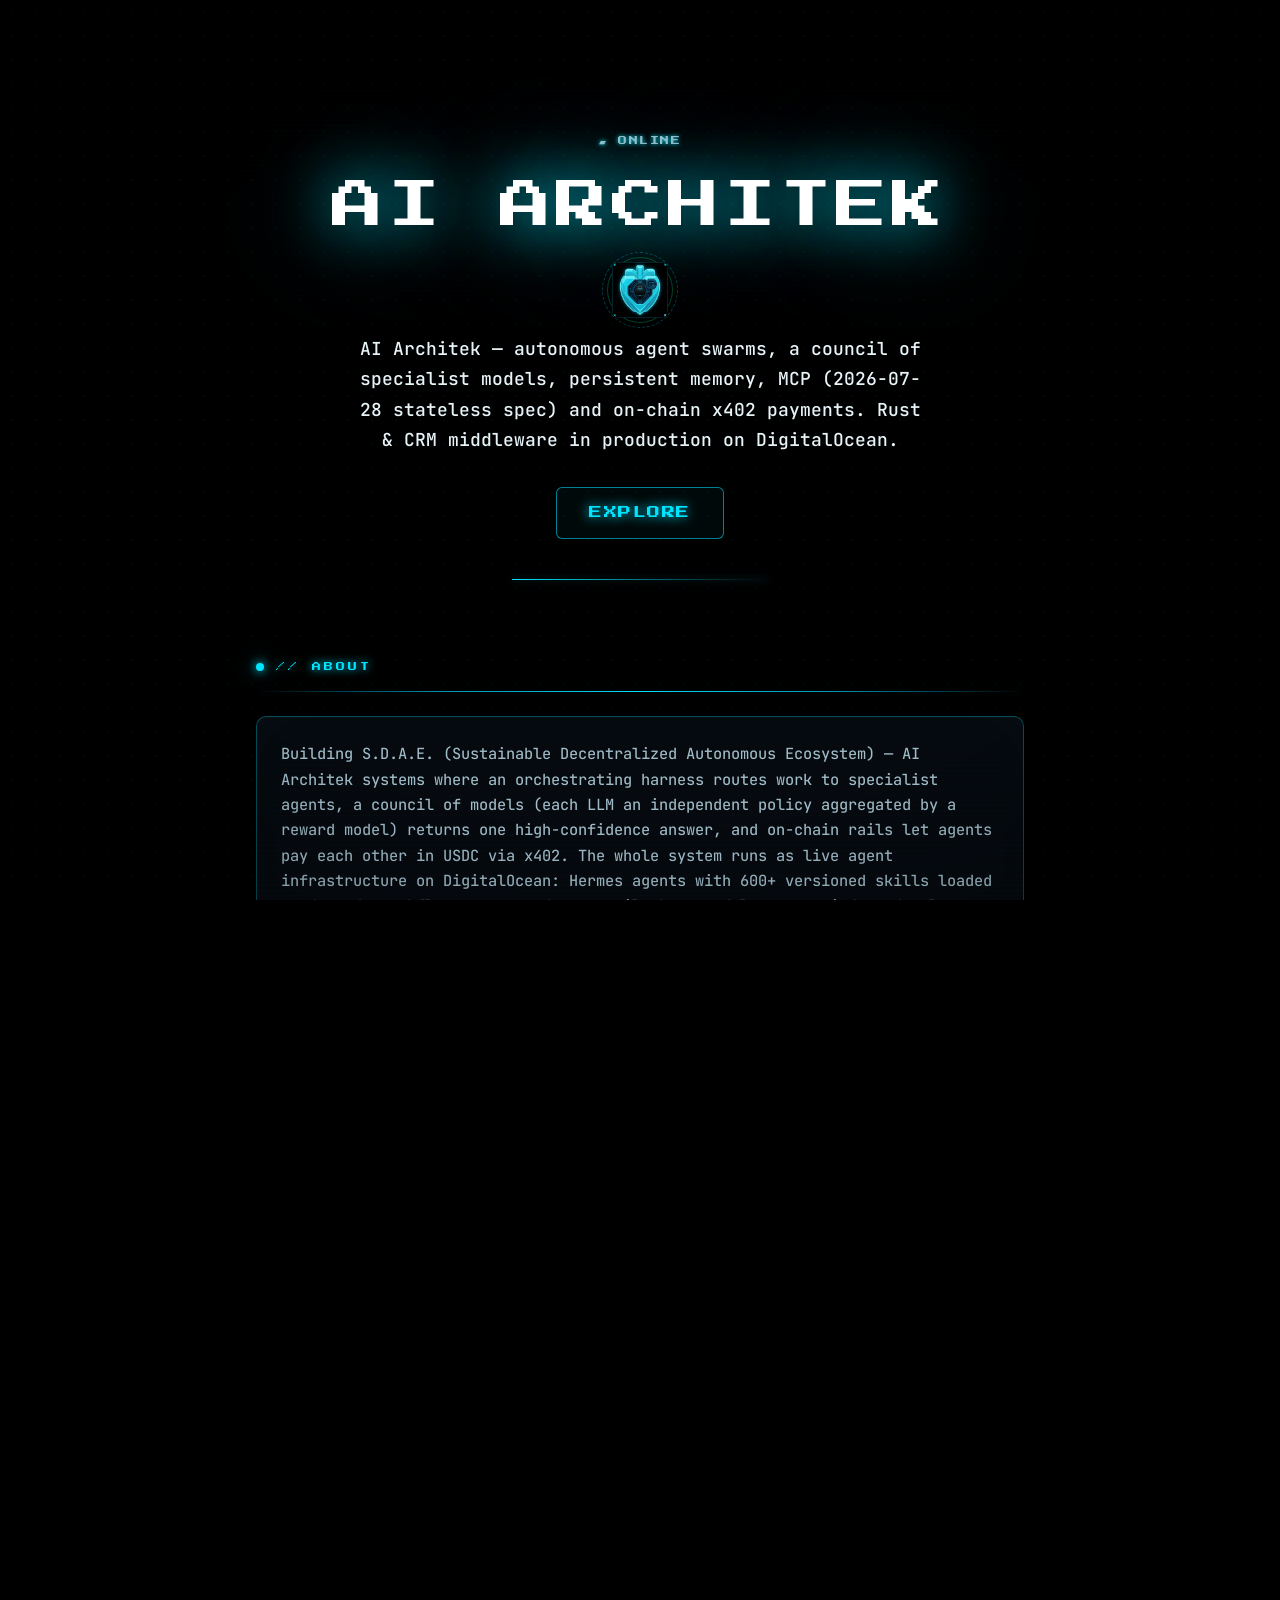
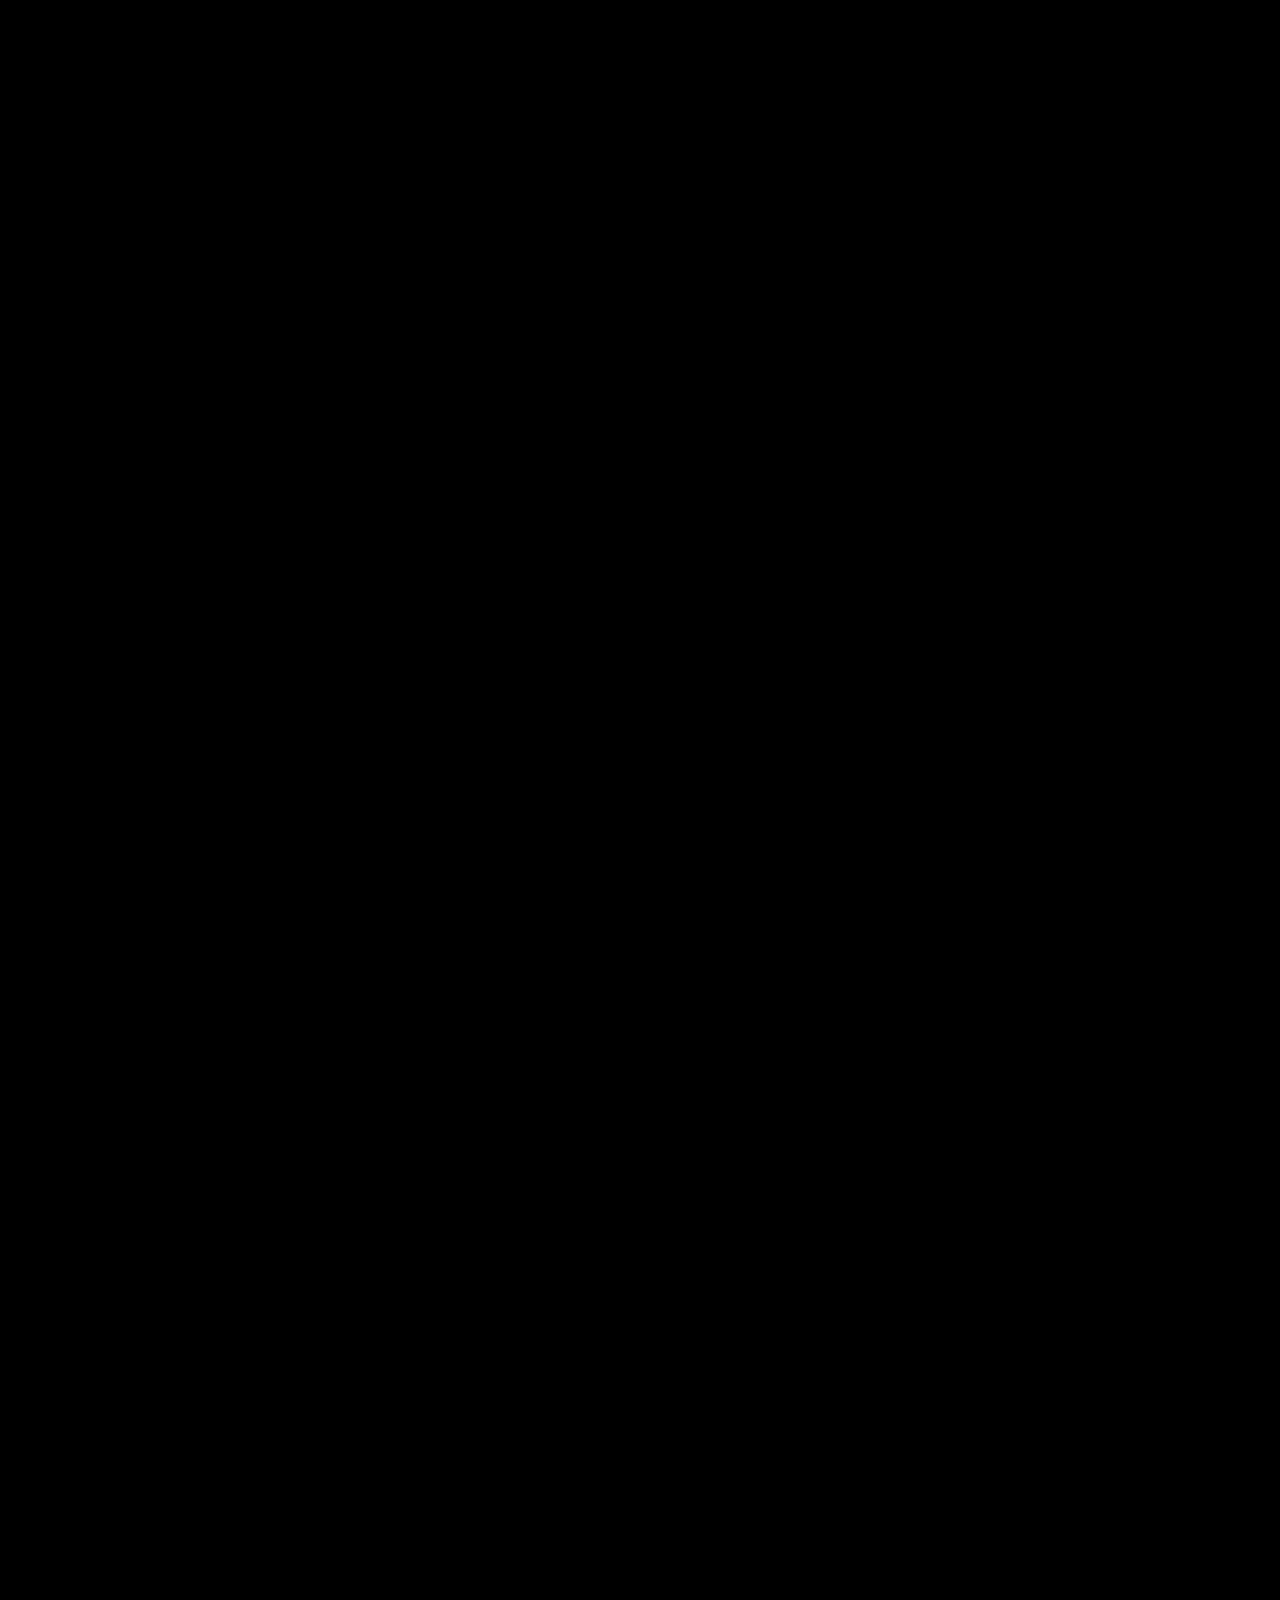
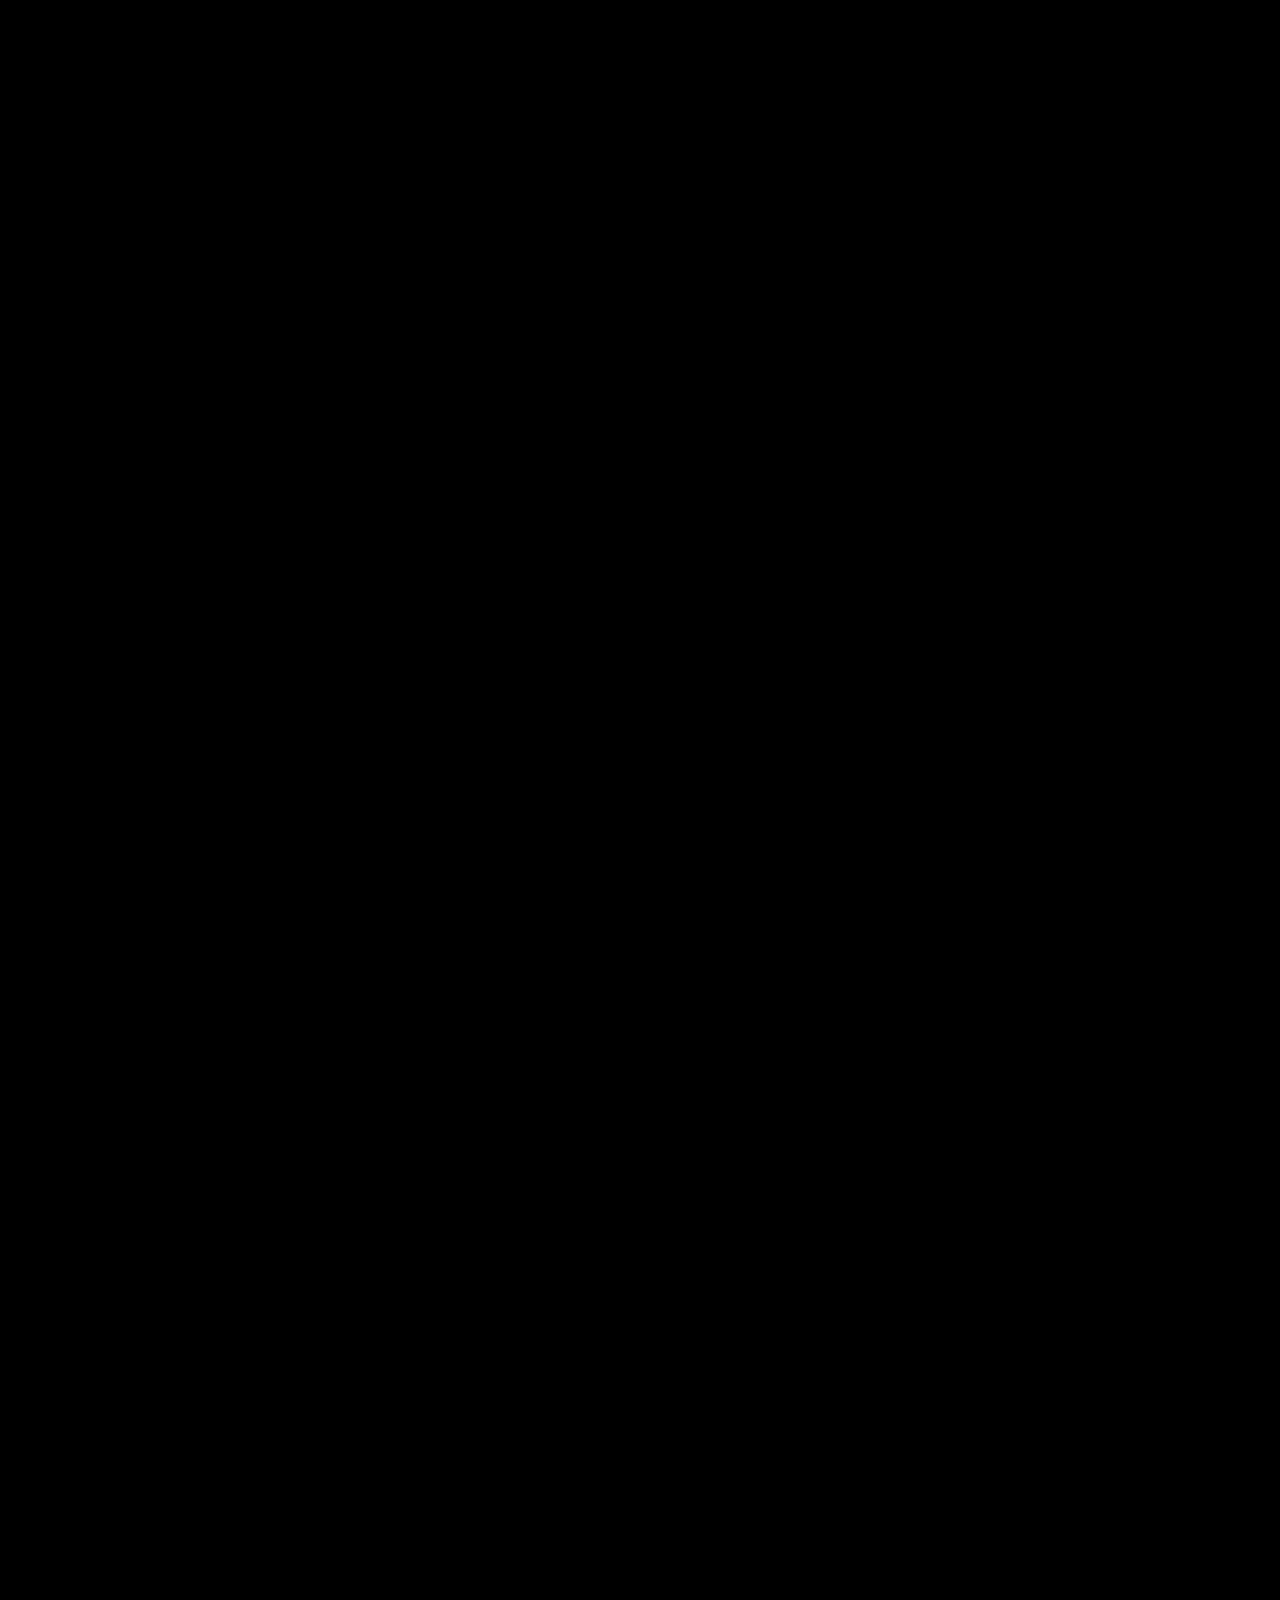
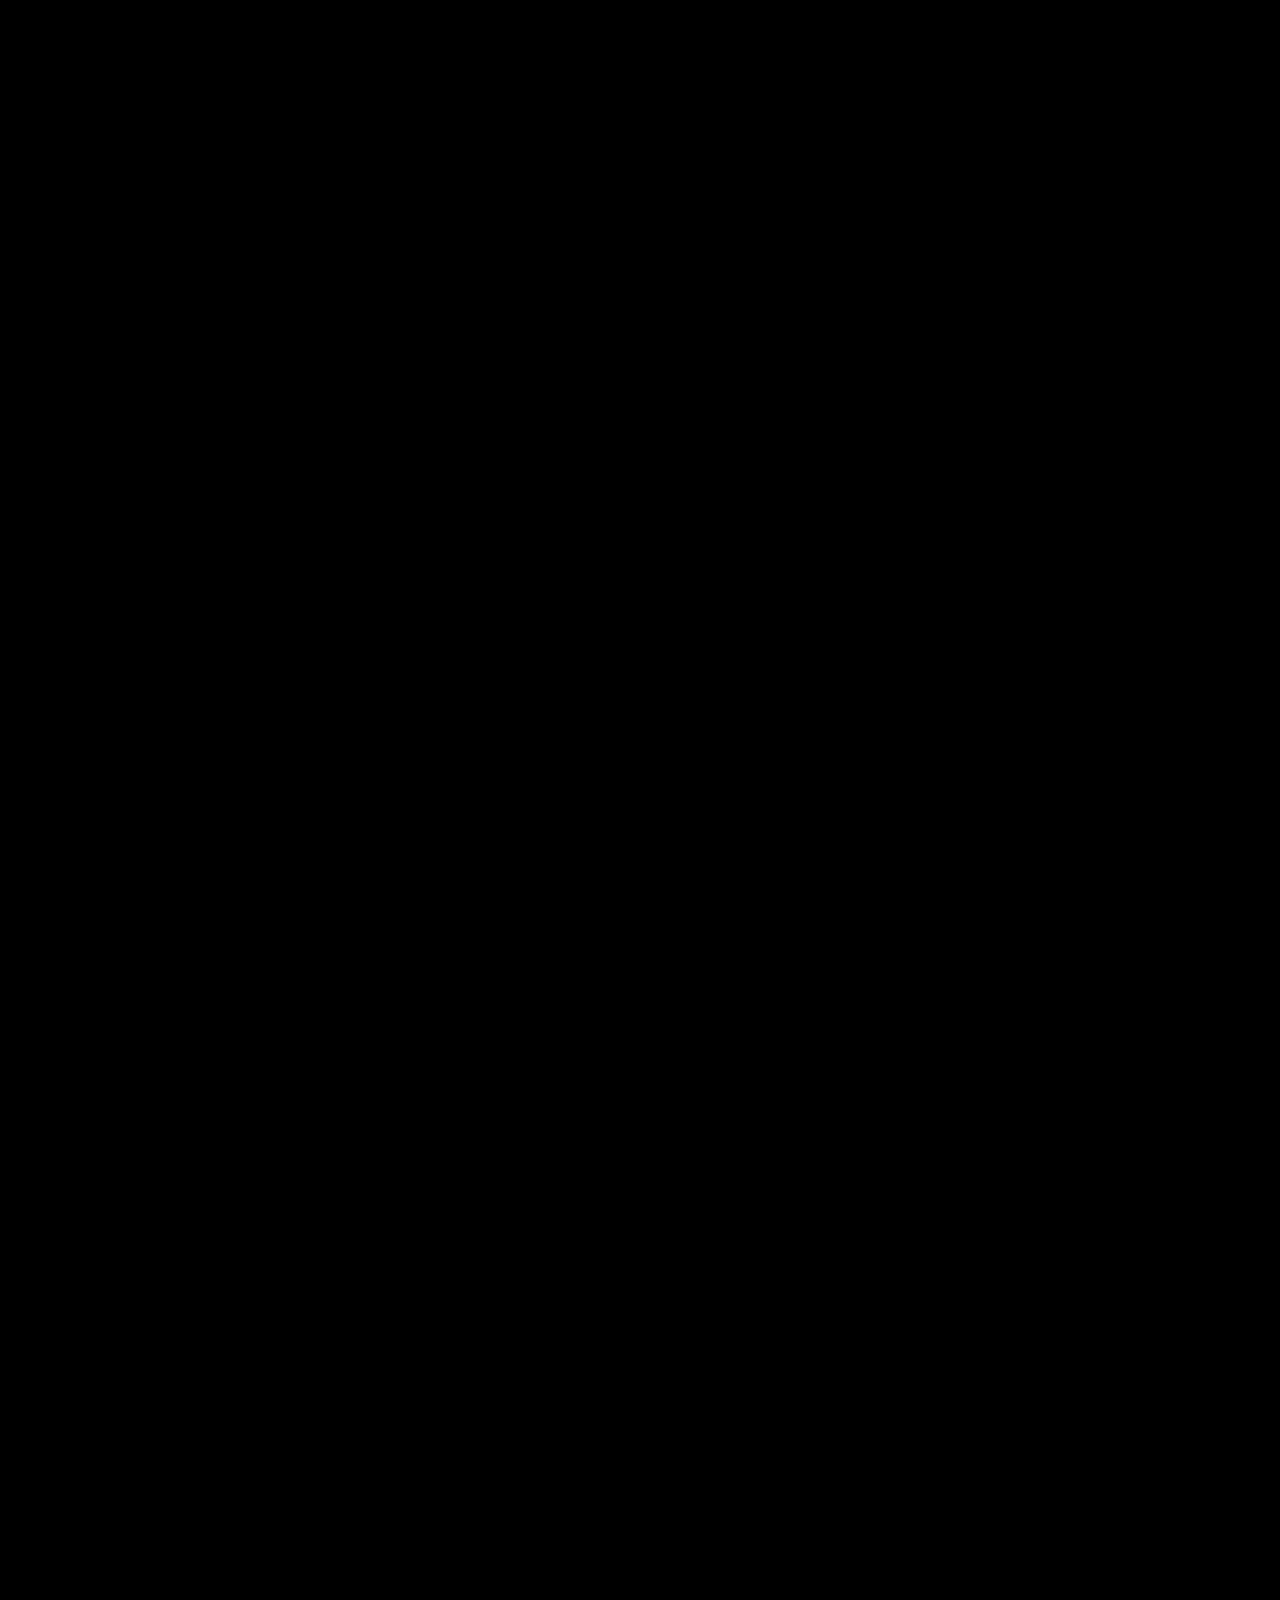
<file: index.html>
<!DOCTYPE html><html lang="en" class="h-full"><head><meta charSet="utf-8"/><meta name="viewport" content="width=device-width, initial-scale=1"/><link rel="preload" as="image" href="/pequi-logo.png"/><link rel="stylesheet" href="/_next/static/chunks/0l81wcjf-nqfy.css" data-precedence="next"/><link rel="preload" as="script" fetchPriority="low" href="/_next/static/chunks/0ht900cau6_ur.js"/><script src="/_next/static/chunks/06~f4cvc3b8e~.js" async=""></script><script src="/_next/static/chunks/0n~dq4kpx9xxx.js" async=""></script><script src="/_next/static/chunks/turbopack-0cd6qyn3iwjya.js" async=""></script><script src="/_next/static/chunks/0dbhjjzl8qfwv.js" async=""></script><script src="/_next/static/chunks/0co2-lg83zdcz.js" async=""></script><title>AI Architek | MCPVOT — Autonomous Agents, MCP, x402</title><meta name="description" content="Building AI agents, real‑estate platforms, and on‑chain economies. Portfolio of MCPVOT — Pequi, MCPVOTS, MCPVotsAGI, x402 facilitator."/><meta property="og:title" content="AI Architek | MCPVOT"/><meta property="og:description" content="AI agents, real‑estate platforms, on‑chain economies. x402 facilitator."/><meta property="og:site_name" content="MCPVOT Portfolio"/><meta property="og:type" content="website"/><meta property="og:image" content="https://mcpvot.github.io/mcpvot-logo.jpg"/><meta property="og:image:alt" content="MCPVOT — AI Architek"/><meta name="twitter:image" content="https://mcpvot.github.io/mcpvot-logo.jpg"/><meta name="twitter:card" content="summary"/><meta name="twitter:title" content="AI Architek | MCPVOT"/><meta name="twitter:description" content="AI agents, real‑estate platforms, on‑chain economies. x402 facilitator."/><link rel="icon" href="/favicon.ico?favicon.0x3dzn~oxb6tn.ico" sizes="256x256" type="image/x-icon"/><script src="/_next/static/chunks/03~yq9q893hmn.js" noModule=""></script></head><body class="min-h-full flex flex-col bg-black text-[var(--text0)] font-mono antialiased"><div hidden=""><!--$--><!--/$--></div><main class="relative z-10 w-full max-w-6xl mx-auto px-4 sm:px-8 pb-24 pt-8 flex flex-col gap-20"><section id="hero" class="flex flex-col items-center text-center pt-16 sm:pt-24 reveal" data-reveal=""><div class="mb-2"><span class="px-micro text-cyan animate-blink blink">▰<!-- --> ONLINE</span></div><h1 class="px-hero mb-2 transition-opacity duration-1000 opacity-0" style="text-shadow:0 0 60px #00e5ff, 0 0 120px rgba(0,229,255,0.5)">AI ARCHITEK</h1><div class="relative mb-4" style="width:56px;height:56px"><div class="absolute inset-[-10px] rounded-full border border-dashed border-[var(--cyan-border)]" style="animation:pequi-ring-spin 6s linear infinite"></div><div class="absolute inset-[-5px] rounded-full border border-[var(--green)] opacity-25" style="animation:pequi-ring-pulse 1.2s ease-in-out infinite"></div><div class="absolute inset-0 rounded-lg opacity-50" style="background:radial-gradient(circle, rgba(0,229,255,0.2) 0%, transparent 70%);animation:pequi-ring-pulse 1.2s ease-in-out infinite"></div><img src="/pequi-logo.png" alt="Pequi" width="56" height="56" class="w-full h-full relative z-10" style="border-radius:8px"/></div><p class="mono-body text-white-dim max-w-xl">AI Architek — I design and run autonomous multi-agent systems: an orchestrating harness with a council of specialist models, persistent memory, and on-chain payments (x402 / MCP). Building AI agents, real-estate platforms, and economies that pay each other — in production on DigitalOcean.</p><div class="flex flex-wrap items-center justify-center gap-2 mt-4"><span class="px-badge px-badge-orange">AI ARCHITEK</span><span class="px-badge">AGENT ECOSYSTEM</span><span class="px-badge">SWARM</span><span class="px-badge">MCP PLATFORM</span></div><button class="btn-cyber mt-8 touch-target" style="font-family:var(--pixel)">EXPLORE</button><div class="hud-line w-64 mt-10"></div></section><section class="max-w-3xl mx-auto w-full"><div class="mb-6 reveal" data-reveal=""><div class="flex items-center gap-3 mb-2"><div class="dot-cyan"></div><span class="section-tag">// ABOUT</span></div><div class="px-divider"></div></div><div class="cyber-card  hud-corner p-6 flex flex-col gap-4 reveal" data-reveal=""><p class="mono-body-dim">Building S.D.A.E. (Sustainable Decentralized Autonomous Ecosystem) — from full-stack AI agents that negotiate Colombian rental law (Pequi) to on-chain micro-payment protocols where autonomous agents pay each other in USDC (x402 facilitator). Under the hood, a council of specialist models weighted by a reward model returns one high-confidence answer, and persistent cross-session memory keeps context intact across every build — embodied in products like the MCPVotsAGI multi-model consensus SDK. MCP tooling built on the latest Model Context Protocol spec (2026-07-28): stateless servers over Streamable HTTP — no session storage, horizontally scalable by default. The whole system runs as live agent infrastructure on DigitalOcean: Hermes agents with 600+ versioned skills loaded on demand, workflow gates, and a council where models reason independently before reconciling. When the agents lack a capability, I build it — a new agent, a sub-agent, a custom skill, or an MCP plugin. That is the operating method.</p><p class="mono-body-xs">My development cycle is spec-first: capture intent, orchestrate specialized agents, verify every artifact before it ships. Every line is validated by a 3-stage evaluation gate before reaching production. I ship AI-native products on Vercel, smart contracts on Base, Python SDKs on PyPI, and trading agents on Solana — all converging toward autonomous agent economies. Languages in rotation: TypeScript, Python, Go, Rust, PHP; databases: PostgreSQL, MySQL, MongoDB, Redis.</p></div></section><section><div class="mb-6 reveal" data-reveal=""><div class="flex items-center gap-3 mb-2"><div class="dot-cyan"></div><span class="section-tag">// CERTIFICATIONS</span></div><div class="px-divider"></div></div><div class="grid grid-cols-[repeat(auto-fill,minmax(min(280px,100%),1fr))] gap-4"><div class="cyber-card  hud-corner p-6 flex flex-col gap-3 reveal" data-reveal=""><div class="flex items-center gap-2"><div class="dot-green"></div><span class="px-label text-white">AI on AMD</span></div><p class="px-micro text-white-dim">AMD AI Academy</p><p class="mono-body-xs">Foundations of AI workloads on AMD Instinct GPUs including ROCm, inference optimization, and model deployment.</p></div><div class="cyber-card  hud-corner p-6 flex flex-col gap-3 reveal" data-reveal=""><div class="flex items-center gap-2"><div class="dot-green"></div><span class="px-label text-white">Hugging Face on AMD</span></div><p class="px-micro text-white-dim">AMD AI Academy</p><p class="mono-body-xs">Deploying open-source transformer models on AMD hardware with Hugging Face pipelines and acceleration.</p></div><div class="cyber-card  hud-corner p-6 flex flex-col gap-3 reveal" data-reveal=""><div class="flex items-center gap-2"><div class="dot-green"></div><span class="px-label text-white">Kubernetes on AMD Instinct GPUs</span></div><p class="px-micro text-white-dim">AMD AI Academy</p><p class="mono-body-xs">Orchestrating GPU-accelerated workloads on Kubernetes clusters running AMD Instinct accelerators.</p></div></div></section><section id="projects"><div class="mb-6 reveal" data-reveal=""><div class="flex items-center gap-3 mb-2"><div class="dot-cyan"></div><span class="section-tag">// PROJECTS</span></div><div class="px-divider"></div></div><div class="grid grid-cols-[repeat(auto-fill,minmax(min(320px,100%),1fr))] gap-5"><div class="reveal" data-reveal=""><div class="cyber-card   p-6 flex flex-col gap-4 h-full reveal" data-reveal=""><div class="flex items-start justify-between"><div class="flex items-center gap-2"><span class="px-micro text-cyan">0<!-- -->1</span><h3 class="px-label glitch-hover text-white">Pequi</h3></div><a href="https://xpequi.xyz" target="_blank" rel="noopener noreferrer" class="px-micro text-cyan hover:text-green transition-colors">VISIT <!-- -->▸</a></div><p class="mono-body-dim">AI-powered real-estate platform for Colombia. Live in Ibagué (64 barrios) + Bogotá (212 barrios, 20 localidades). 15 AI tools, 18-endpoint public API, Ley 820 contracts, c402 monetization, Wompi payments, DeepSeek V4 agent with GRPO fine-tuning.</p><div class="flex flex-wrap gap-1.5 mt-auto pt-2"><span class="px-badge">Next.js 16</span><span class="px-badge">React 19</span><span class="px-badge">Clerk</span><span class="px-badge">Wompi</span><span class="px-badge">Prisma</span><span class="px-badge">DeepSeek V4</span><span class="px-badge">RL/GRPO</span><span class="px-badge">TypeScript</span><span class="px-badge">c402 Protocol</span></div></div></div><div class="reveal" data-reveal=""><div class="cyber-card   p-6 flex flex-col gap-4 h-full reveal" data-reveal=""><div class="flex items-start justify-between"><div class="flex items-center gap-2"><span class="px-micro text-cyan">0<!-- -->2</span><h3 class="px-label glitch-hover text-white">MCPVOTS</h3></div><a href="https://mcpvot.xyz" target="_blank" rel="noopener noreferrer" class="px-micro text-cyan hover:text-green transition-colors">VISIT <!-- -->▸</a></div><p class="mono-body-dim">AI agent micro-payment ecosystem on Base. VOTS token with deflationary burns, n8n workflow automation, VoltAgent orchestration, autonomous trading, MCP protocol marketplace.</p><div class="flex flex-wrap gap-1.5 mt-auto pt-2"><span class="px-badge">Solidity</span><span class="px-badge">Base</span><span class="px-badge">VOTS Token</span><span class="px-badge">n8n</span><span class="px-badge">VoltAgent</span><span class="px-badge">Python Trading</span><span class="px-badge">ERC-1155</span></div></div></div><div class="reveal" data-reveal=""><div class="cyber-card   p-6 flex flex-col gap-4 h-full reveal" data-reveal=""><div class="flex items-start justify-between"><div class="flex items-center gap-2"><span class="px-micro text-cyan">0<!-- -->3</span><h3 class="px-label glitch-hover text-white">MCPVotsAGI</h3></div><a href="https://github.com/MCPVOT/mcpvotsagi" target="_blank" rel="noopener noreferrer" class="px-micro text-cyan hover:text-green transition-colors">VISIT <!-- -->▸</a></div><p class="mono-body-dim">Multi-model consensus SDK: specialist LLM outputs are aggregated by a reward model into a single high-confidence answer. A2A protocol gateway for agent-to-agent WebSocket communication, Redis-backed persistent memory.</p><div class="flex flex-wrap gap-1.5 mt-auto pt-2"><span class="px-badge">Python</span><span class="px-badge">Multi-Model Consensus</span><span class="px-badge">A2A Protocol</span><span class="px-badge">Redis</span><span class="px-badge">DeepSeek</span><span class="px-badge">AsyncIO</span><span class="px-badge">PyPI</span></div></div></div><div class="reveal" data-reveal=""><div class="cyber-card   p-6 flex flex-col gap-4 h-full reveal" data-reveal=""><div class="flex items-start justify-between"><div class="flex items-center gap-2"><span class="px-micro text-cyan">0<!-- -->4</span><h3 class="px-label glitch-hover text-white">Village of Thousands</h3></div><a href="https://villageofthousands.io" target="_blank" rel="noopener noreferrer" class="px-micro text-cyan hover:text-green transition-colors">VISIT <!-- -->▸</a></div><p class="mono-body-dim">Sustainability-focused skateboard-culture lifestyle brand. Hybrid e-commerce: Shopify + custom Next.js storefront + Supabase Realtime. 100% organic Supima® cotton, NYFW featured. Co-Founder &amp; Full-Stack Engineer.</p><div class="flex flex-wrap gap-1.5 mt-auto pt-2"><span class="px-badge">Next.js</span><span class="px-badge">Shopify</span><span class="px-badge">Supabase Realtime</span><span class="px-badge">PostgreSQL</span><span class="px-badge">Tailwind CSS</span><span class="px-badge">Vercel</span><span class="px-badge">E-Commerce</span></div></div></div><div class="reveal" data-reveal=""><div class="cyber-card   p-6 flex flex-col gap-4 h-full reveal" data-reveal=""><div class="flex items-start justify-between"><div class="flex items-center gap-2"><span class="px-micro text-cyan">0<!-- -->5</span><h3 class="px-label glitch-hover text-white">xpequi-api</h3></div><a href="https://github.com/MCPVOT/xpequi-api" target="_blank" rel="noopener noreferrer" class="px-micro text-cyan hover:text-green transition-colors">VISIT <!-- -->▸</a></div><p class="mono-body-dim">Colombia&#x27;s first public real estate data API. 18 endpoints, 276 barrios (Ibagué + Bogotá), c402 Protocol monetization, AVM valuation, live UVR/IPC, IPFS contract pinning, TypeScript + Python SDKs, MCP server.</p><div class="flex flex-wrap gap-1.5 mt-auto pt-2"><span class="px-badge">c402 Protocol</span><span class="px-badge">Open Finance</span><span class="px-badge">REST API</span><span class="px-badge">TypeScript SDK</span><span class="px-badge">Python SDK</span><span class="px-badge">MCP Server</span><span class="px-badge">IPFS</span></div></div></div></div></section><section><div class="mb-6 reveal" data-reveal=""><div class="flex items-center gap-3 mb-2"><div class="dot-cyan"></div><span class="section-tag">// x402 FACILITATOR</span></div><div class="px-divider"></div></div><div class="cyber-card cyber-card-green hud-corner p-6 flex flex-col gap-4 reveal" data-reveal=""><div class="flex items-center gap-3 flex-wrap"><span class="px-badge px-badge-orange">PROTOCOL</span><span class="px-micro text-white-dim">Base <!-- -->·<!-- --> USDC <!-- -->·<!-- --> ERC-1155</span></div><p class="mono-body-dim">Official x402 facilitator enabling autonomous AI agent payments on Base. The MCPVOTS protocol uses ERC-1155 semi-fungible tokens with Chainlink VRF for provably fair draws, settled in USDC. Agents pay agents \u2014 no human in the loop.</p><p class="mono-body-xs">Think of it as Stripe for AI agents: a standardized payment interface (x402) that any autonomous system can call. Contracts deployed on Base with full Hardhat test coverage and on-chain verification.</p><a href="https://mcpvot.xyz" target="_blank" rel="noopener noreferrer" class="btn-cyber btn-cyber-green self-start touch-target">VISIT MCPVOT.XYZ</a></div></section><section><div class="mb-6 reveal" data-reveal=""><div class="flex items-center gap-3 mb-2"><div class="dot-cyan"></div><span class="section-tag">// ML &amp; REINFORCEMENT LEARNING</span></div><div class="px-divider"></div></div><div class="cyber-card   p-6 flex flex-col gap-4 reveal" data-reveal=""><p class="mono-body-dim">Proximal Policy Optimization (PPO), Group Relative Policy Optimization (GRPO), and Reinforcement Learning with Verifiable Rewards (RLVR) are the backbone of modern agent training. I apply these to fine-tune domain-specific AI behavior \u2014 from legal compliance in Pequi to multi-model consensus in MCPVotsAGI.</p><p class="mono-body-xs">Multi-model consensus itself is an RL-inspired reliability mechanism: treat each LLM provider as an independent policy, aggregate their outputs with a reward model, and select the highest-confidence answer. GRPO fine-tuning for Pequi&#x27;s rental law agent is on the roadmap for v1.12+.</p></div></section><section><div class="mb-6 reveal" data-reveal=""><div class="flex items-center gap-3 mb-2"><div class="dot-cyan"></div><span class="section-tag">// HOW I ARCHITECT</span></div><div class="px-divider"></div></div><div class="cyber-card   p-6 flex flex-col gap-4 reveal" data-reveal=""><div class="grid grid-cols-2 sm:grid-cols-4 gap-3 text-center"><div class="cyber-card !bg-transparent p-3 sm:p-4 flex flex-col items-center gap-2"><span class="px-label text-cyan">01</span><span class="px-micro text-white">SPEC</span><span class="mono-body-xs !text-[10px]">Capture intent &amp; requirements</span></div><div class="cyber-card !bg-transparent p-3 sm:p-4 flex flex-col items-center gap-2"><span class="px-label text-cyan">02</span><span class="px-micro text-white">ORCHESTRATE</span><span class="mono-body-xs !text-[10px]">Route specialist agents</span></div><div class="cyber-card !bg-transparent p-3 sm:p-4 flex flex-col items-center gap-2"><span class="px-label text-cyan">03</span><span class="px-micro text-white">BUILD</span><span class="mono-body-xs !text-[10px]">Agents execute, one task each</span></div><div class="cyber-card !bg-transparent p-3 sm:p-4 flex flex-col items-center gap-2"><span class="px-label text-cyan">04</span><span class="px-micro text-white">SHIP</span><span class="mono-body-xs !text-[10px]">Verify, deploy, self-monitor</span></div></div><div class="px-divider"></div><p class="mono-body-dim">Every build runs a spec-first, agent-driven pipeline: capture intent, route specialist agents (OpenCode, Cline, Codex) in parallel — one task per agent, isolated workspaces — then verify every artifact against a 3-stage gate (lint → typecheck → integration) before it ships. Persistent agent memory keeps design intent across sessions so no context is lost, and deployed agents self-monitor in production.</p></div></section><section><div class="mb-6 reveal" data-reveal=""><div class="flex items-center gap-3 mb-2"><div class="dot-cyan"></div><span class="section-tag">// AGENT SWARM ARCHITECTURE</span></div><div class="px-divider"></div></div><div class="cyber-card hud-corner p-6 flex flex-col gap-6 reveal" data-reveal=""><p class="mono-body-dim">One orchestrating harness runs an autonomous agent swarm. The orchestrator is the brain — it decides, routes, and verifies. A fleet of sub-agents build, monitor, and ship in parallel: one task per agent, isolated workspaces, and no agent's self-report is trusted until verified. The coordination layer — dispatch, security, and autonomous code audit — is the real differentiator. This runs 24/7 on production DigitalOcean infrastructure, agents linked over an encrypted private network.</p><div class="flex flex-col gap-4"><h3 class="px-label text-white">The Swarm&rsquo;s Strength</h3><div class="grid grid-cols-1 sm:grid-cols-3 gap-3"><div class="cyber-card !bg-transparent p-4 flex flex-col gap-2"><span class="px-label text-cyan">01</span><span class="px-micro text-white">COORDINATE</span><p class="mono-body-xs !text-[10px]">The AI Architek orchestrates. Hermes Agent decides and routes; sub-agents (OpenCode, Cline, Codex) execute in parallel, one task per agent, each writing findings to disk. Every output is verified before it counts.</p></div><div class="cyber-card !bg-transparent p-4 flex flex-col gap-2"><span class="px-label text-cyan">02</span><span class="px-micro text-white">ENFORCE SECURITY</span><p class="mono-body-xs !text-[10px]">An automated security lane runs always-on — network posture checks, secret-scanning across repos and logs, credential-permission enforcement, spend monitoring. Secrets stay in .env; any surfaced token is rotated on sight.</p></div><div class="cyber-card !bg-transparent p-4 flex flex-col gap-2"><span class="px-label text-cyan">03</span><span class="px-micro text-white">AUDIT AUTONOMOUSLY</span><p class="mono-body-xs !text-[10px]">Persistent agent memory plus a recursive orchestration engine review changes through bounded inner calls. A 3-stage gate — lint, typecheck, integration — runs before anything merges. On schedule, not on mood.</p></div></div></div><div class="flex flex-col gap-4"><h3 class="px-label text-white">The Operating Model</h3><div class="grid grid-cols-1 sm:grid-cols-3 gap-3"><div class="cyber-card !bg-transparent p-4 flex flex-col gap-2"><span class="px-label text-cyan">01</span><span class="px-micro text-white">ORCHESTRATOR</span><p class="mono-body-xs !text-[10px]">Decides, routes, and verifies every task. The harness — never a worker. Runs as the AI Architek&rsquo;s coordination layer.</p></div><div class="cyber-card !bg-transparent p-4 flex flex-col gap-2"><span class="px-label text-cyan">02</span><span class="px-micro text-white">KNOWLEDGE</span><p class="mono-body-xs !text-[10px]">A persistent memory layer plus the codebase as source of truth. Answers "what do we know?" from a single graph.</p></div><div class="cyber-card !bg-transparent p-4 flex flex-col gap-2"><span class="px-label text-cyan">03</span><span class="px-micro text-white">ARCHITECT</span><p class="mono-body-xs !text-[10px]">Sub-agents execute in parallel — one task per agent, isolated workspaces. Cline + OpenCode + Codex under Hermes.</p></div></div><p class="mono-body-xs"><span class="text-cyan">Security automation</span> wraps all three: the always-on lane that guards ports, secrets, credentials, and spend as the swarm ships.</p><div class="flex flex-col gap-4"><h3 class="px-label text-white">Council of Models</h3><p class="mono-body-xs">Reliability at the answer level. For decisions that matter, I route the same question to a council of specialist LLMs, treat each model as an independent policy, aggregate their outputs with a reward model, and return the single highest-confidence answer. No single model is trusted blindly — every high-stakes answer is cross-examined by the council and verified before it ships.</p></div></div><div class="flex flex-col gap-4"><h3 class="px-label text-white">Isolated Agent Workspaces</h3><p class="mono-body-xs">Six independent agent workspaces form the Ecosystem. Each is a fully isolated environment with its own memory, sessions, tooling, and secrets — zero cross-contamination between projects or lanes. Specialist workspaces for product builds, commerce, CRM, and cross-project coordination all run as one coordinated swarm.</p><div class="grid grid-cols-1 sm:grid-cols-2 gap-3"><div class="cyber-card !bg-transparent p-4 flex flex-col gap-2"><span class="px-micro text-cyan">ISOLATION</span><p class="mono-body-xs !text-[10px]">Each workspace is a sealed world — its own memory, sessions, cron, and secrets. Nothing leaks across project boundaries.</p></div><div class="cyber-card !bg-transparent p-4 flex flex-col gap-2"><span class="px-micro text-cyan">COORDINATION</span><p class="mono-body-xs !text-[10px]">The orchestrator routes work across specialist workspaces, so product, commerce, CRM, and ops advance in parallel.</p></div></div><div class="flex flex-col gap-4"><h3 class="px-label text-white">Sub-Agent Dispatch (Swarm Workers)</h3><p class="mono-body-xs">The orchestrator dispatches tasks to workers — one task per agent, isolated workspaces, a defined hand-off. No agent&rsquo;s self-report is taken at face value; the Architect verifies every output.</p><div class="grid grid-cols-1 sm:grid-cols-3 gap-3"><div class="cyber-card !bg-transparent p-4 flex flex-col gap-2"><div class="flex items-center gap-2"><div class="dot-cyan"></div><span class="px-micro text-white">OpenCode</span></div><p class="mono-body-xs !text-[10px]">Fast coding agent, CLI-native, default sub-agent.</p></div><div class="cyber-card !bg-transparent p-4 flex flex-col gap-2"><div class="flex items-center gap-2"><div class="dot-cyan"></div><span class="px-micro text-white">Cline</span></div><p class="mono-body-xs !text-[10px]">Autonomous coding with MCP tool access.</p></div><div class="cyber-card !bg-transparent p-4 flex flex-col gap-2"><div class="flex items-center gap-2"><div class="dot-cyan"></div><span class="px-micro text-white">Codex</span></div><p class="mono-body-xs !text-[10px]">Parallel lane — features, PR reviews, batch fixes.</p></div></div>Rust &amp; CRM Middleware</h3><p class="mono-body-xs">Rust and CRM systems: high-performance, type-safe API middleware (axum) bridging external services, webhooks, and CRM platforms with the agent swarm — HMAC-signed webhooks, SSE fan-out, rate limiting, honest error models. Running on production DigitalOcean infrastructure as one coordinated fleet.</p><div class="cyber-card !bg-transparent p-4 flex flex-col gap-2"><p class="mono-body-xs !text-[10px]"><span class="text-cyan">axum</span> · REST API proxy · Webhook handler (HMAC) · SSE fan-out · Rate/cooldown gating · Honest error model — never false success · Stub fallback instead of 500</p></div></div></div></div></section><section><div class="mb-6 reveal" data-reveal=""><div class="flex items-center gap-3 mb-2"><div class="dot-cyan"></div><span class="section-tag">// AI ARCHITECT STACK</span></div><div class="px-divider"></div></div><div class="grid grid-cols-[repeat(auto-fill,minmax(min(280px,100%),1fr))] gap-4"><div class="cyber-card  hud-corner p-6 flex flex-col gap-2 reveal" data-reveal=""><h3 class="px-label glitch-hover text-white">Hermes Agent — Harness</h3><p class="mono-body-xs">The brain. Self-improving AI agent framework by NousResearch. Decides, routes, verifies. Skill learning loop, persistent memory, messaging gateway (Telegram/Discord/Slack), cron, MCP. Runs the whole swarm.</p></div><div class="cyber-card  hud-corner p-6 flex flex-col gap-2 reveal" data-reveal=""><h3 class="px-label glitch-hover text-white">Sub-Agent Workers</h3><p class="mono-body-xs">OpenCode (default builder), Cline (autonomous, MCP access), Codex (parallel lane, reviews). One task per agent, isolated workspaces, every output verified.</p></div><div class="cyber-card  hud-corner p-6 flex flex-col gap-2 reveal" data-reveal=""><h3 class="px-label glitch-hover text-white">OpenCode</h3><p class="mono-body-xs">AI-native IDE agent. Spec-first development — write specs, the agent builds from them.</p></div><div class="cyber-card  hud-corner p-6 flex flex-col gap-2 reveal" data-reveal=""><h3 class="px-label glitch-hover text-white">Cline</h3><p class="mono-body-xs">Autonomous coding agent with MCP tool access. Long-running builds and tool-driven workflows.</p></div><div class="cyber-card  hud-corner p-6 flex flex-col gap-2 reveal" data-reveal=""><h3 class="px-label glitch-hover text-white">Codex</h3><p class="mono-body-xs">Parallel lane — features, PR reviews, batch fixes. Dual-provider, fan-out across the fleet.</p></div><div class="cyber-card  hud-corner p-6 flex flex-col gap-2 reveal" data-reveal=""><h3 class="px-label glitch-hover text-white">Security Automation</h3><p class="mono-body-xs">Always-on lane: network posture, secret-scanning, credential-permission enforcement, spend monitoring. Secrets stay in .env; surfaced tokens rotated on sight.</p></div><div class="cyber-card  hud-corner p-6 flex flex-col gap-2 reveal" data-reveal=""><h3 class="px-label glitch-hover text-white">Cloud Infrastructure</h3><p class="mono-body-xs">DigitalOcean production infrastructure. Multi-node, containerized, continuously deployed as the system evolves.</p></div><div class="cyber-card  hud-corner p-6 flex flex-col gap-2 reveal" data-reveal=""><h3 class="px-label glitch-hover text-white">Custom Plugins</h3><p class="mono-body-xs">Persistent-context memory for cross-session design intent. Structured analysis for systematic reasoning. A spec-to-code bridge that turns validated specs into reproducible builds.</p></div></div></section><section><div class="mb-6 reveal" data-reveal=""><div class="flex items-center gap-3 mb-2"><div class="dot-cyan"></div><span class="section-tag">// AUTOMATION &amp; DEVOPS</span></div><div class="px-divider"></div></div><div class="grid grid-cols-1 sm:grid-cols-2 gap-4"><div class="cyber-card  hud-corner p-6 flex flex-col gap-3 reveal" data-reveal=""><div class="flex items-center gap-2"><div class="dot-cyan"></div><h3 class="px-micro uppercase tracking-wider text-cyan" style="font-family:var(--pixel);letter-spacing:3px">AUTOMATION</h3></div><div class="flex flex-wrap gap-1.5"><span class="px-badge">n8n Workflows</span><span class="px-badge">DeerFlow</span><span class="px-badge">VoltAgent</span><span class="px-badge">Cron Jobs</span><span class="px-badge">Message Queues</span><span class="px-badge">Autonomous Pipelines</span></div><p class="mono-body-xs pt-1">End-to-end automation: n8n for low-code workflows, VoltAgent + DeerFlow for autonomous agent orchestration, cron-based scheduled tasks, and message queues for async pipeline execution.</p></div><div class="cyber-card  hud-corner p-6 flex flex-col gap-3 reveal" data-reveal=""><div class="flex items-center gap-2"><div class="dot-green"></div><h3 class="px-micro uppercase tracking-wider text-green" style="font-family:var(--pixel);letter-spacing:3px">DEVOPS</h3></div><div class="flex flex-wrap gap-1.5"><span class="px-badge">GitHub Actions CI/CD</span><span class="px-badge">Vercel Cron</span><span class="px-badge">Health Checks</span><span class="px-badge">Sentry Error Tracking</span><span class="px-badge">Rate Limiting (Upstash)</span></div><p class="mono-body-xs pt-1">Production infrastructure: GitHub Actions for CI/CD pipelines, Vercel Cron for scheduled health checks, Sentry for real-time error tracking, and Upstash Redis for distributed rate limiting.</p></div></div></section><section><div class="mb-6 reveal" data-reveal=""><div class="flex items-center gap-3 mb-2"><div class="dot-cyan"></div><span class="section-tag">// TECH STACK</span></div><div class="px-divider"></div></div><div class="grid grid-cols-1 sm:grid-cols-2 lg:grid-cols-3 gap-4"><div class="cyber-card   p-6 flex flex-col gap-3 reveal" data-reveal=""><h3 class="px-micro text-cyan uppercase tracking-wider">Languages</h3><div class="flex flex-wrap gap-1.5"><span class="px-badge inline-block m-0.5 whitespace-nowrap">TypeScript</span><span class="px-badge inline-block m-0.5 whitespace-nowrap">Python</span><span class="px-badge inline-block m-0.5 whitespace-nowrap">Go</span><span class="px-badge inline-block m-0.5 whitespace-nowrap">PHP</span><span class="px-badge inline-block m-0.5 whitespace-nowrap">Solidity</span><span class="px-badge inline-block m-0.5 whitespace-nowrap">SQL</span><span class="px-badge inline-block m-0.5 whitespace-nowrap">Rust</span></div></div><div class="cyber-card   p-6 flex flex-col gap-3 reveal" data-reveal=""><h3 class="px-micro text-cyan uppercase tracking-wider">Frontend</h3><div class="flex flex-wrap gap-1.5"><span class="px-badge inline-block m-0.5 whitespace-nowrap">Next.js</span><span class="px-badge inline-block m-0.5 whitespace-nowrap">React</span><span class="px-badge inline-block m-0.5 whitespace-nowrap">Tailwind CSS</span><span class="px-badge inline-block m-0.5 whitespace-nowrap">Three.js</span><span class="px-badge inline-block m-0.5 whitespace-nowrap">React Three Fiber</span></div></div><div class="cyber-card   p-6 flex flex-col gap-3 reveal" data-reveal=""><h3 class="px-micro text-cyan uppercase tracking-wider">Backend / DB</h3><div class="flex flex-wrap gap-1.5"><span class="px-badge inline-block m-0.5 whitespace-nowrap">PostgreSQL</span><span class="px-badge inline-block m-0.5 whitespace-nowrap">MySQL</span><span class="px-badge inline-block m-0.5 whitespace-nowrap">MongoDB</span><span class="px-badge inline-block m-0.5 whitespace-nowrap">Prisma</span><span class="px-badge inline-block m-0.5 whitespace-nowrap">Neon PostgreSQL</span><span class="px-badge inline-block m-0.5 whitespace-nowrap">Supabase</span><span class="px-badge inline-block m-0.5 whitespace-nowrap">Redis (Upstash)</span><span class="px-badge inline-block m-0.5 whitespace-nowrap">ChromaDB</span></div></div><div class="cyber-card   p-6 flex flex-col gap-3 reveal" data-reveal=""><h3 class="px-micro text-cyan uppercase tracking-wider">AI / Agents</h3><div class="flex flex-wrap gap-1.5"><span class="px-badge inline-block m-0.5 whitespace-nowrap">DeepSeek V4</span><span class="px-badge inline-block m-0.5 whitespace-nowrap">Claude 3.7</span><span class="px-badge inline-block m-0.5 whitespace-nowrap">OpenRouter</span><span class="px-badge inline-block m-0.5 whitespace-nowrap">Groq</span><span class="px-badge inline-block m-0.5 whitespace-nowrap">Hermes Agent</span><span class="px-badge inline-block m-0.5 whitespace-nowrap">OpenCode</span><span class="px-badge inline-block m-0.5 whitespace-nowrap">VoltAgent</span></div></div><div class="cyber-card   p-6 flex flex-col gap-3 reveal" data-reveal=""><h3 class="px-micro text-cyan uppercase tracking-wider">ML / RL</h3><div class="flex flex-wrap gap-1.5"><span class="px-badge inline-block m-0.5 whitespace-nowrap">PPO</span><span class="px-badge inline-block m-0.5 whitespace-nowrap">GRPO</span><span class="px-badge inline-block m-0.5 whitespace-nowrap">RLVR</span><span class="px-badge inline-block m-0.5 whitespace-nowrap">Multi-Model Consensus</span><span class="px-badge inline-block m-0.5 whitespace-nowrap">Multi-Model Consensus</span></div></div><div class="cyber-card   p-6 flex flex-col gap-3 reveal" data-reveal=""><h3 class="px-micro text-cyan uppercase tracking-wider">Agent Frameworks</h3><div class="flex flex-wrap gap-1.5"><span class="px-badge inline-block m-0.5 whitespace-nowrap">Hermes Agent</span><span class="px-badge inline-block m-0.5 whitespace-nowrap">MCP Protocol</span><span class="px-badge inline-block m-0.5 whitespace-nowrap">MCP 2026-07-28 Spec</span><span class="px-badge inline-block m-0.5 whitespace-nowrap">Stateless MCP Servers</span><span class="px-badge inline-block m-0.5 whitespace-nowrap">Streamable HTTP</span><span class="px-badge inline-block m-0.5 whitespace-nowrap">A2A Protocol</span></div></div><div class="cyber-card   p-6 flex flex-col gap-3 reveal" data-reveal=""><h3 class="px-micro text-cyan uppercase tracking-wider">Payments</h3><div class="flex flex-wrap gap-1.5"><span class="px-badge inline-block m-0.5 whitespace-nowrap">Shopify</span><span class="px-badge inline-block m-0.5 whitespace-nowrap">Wompi</span><span class="px-badge inline-block m-0.5 whitespace-nowrap">c402 Protocol</span><span class="px-badge inline-block m-0.5 whitespace-nowrap">x402 V2 Facilitator</span><span class="px-badge inline-block m-0.5 whitespace-nowrap">VOTS Token</span><span class="px-badge inline-block m-0.5 whitespace-nowrap">PSE / Nequi</span></div></div><div class="cyber-card   p-6 flex flex-col gap-3 reveal" data-reveal=""><h3 class="px-micro text-cyan uppercase tracking-wider">Blockchain</h3><div class="flex flex-wrap gap-1.5"><span class="px-badge inline-block m-0.5 whitespace-nowrap">Base</span><span class="px-badge inline-block m-0.5 whitespace-nowrap">Ethereum</span><span class="px-badge inline-block m-0.5 whitespace-nowrap">Solana</span><span class="px-badge inline-block m-0.5 whitespace-nowrap">Chainlink VRF</span><span class="px-badge inline-block m-0.5 whitespace-nowrap">Phantom Wallet</span><span class="px-badge inline-block m-0.5 whitespace-nowrap">ZK Proofs</span></div></div><div class="cyber-card   p-6 flex flex-col gap-3 reveal" data-reveal=""><h3 class="px-micro text-cyan uppercase tracking-wider">Cloud / Infra</h3><div class="flex flex-wrap gap-1.5"><span class="px-badge inline-block m-0.5 whitespace-nowrap">Vercel</span><span class="px-badge inline-block m-0.5 whitespace-nowrap">DigitalOcean</span><span class="px-badge inline-block m-0.5 whitespace-nowrap">Docker</span><span class="px-badge inline-block m-0.5 whitespace-nowrap">GitHub Actions</span><span class="px-badge inline-block m-0.5 whitespace-nowrap">Kubernetes (AMD Instinct)</span><span class="px-badge inline-block m-0.5 whitespace-nowrap">Nginx</span></div></div><div class="cyber-card   p-6 flex flex-col gap-3 reveal" data-reveal=""><h3 class="px-micro text-cyan uppercase tracking-wider">Identity</h3><div class="flex flex-wrap gap-1.5"><span class="px-badge inline-block m-0.5 whitespace-nowrap">ENS</span><span class="px-badge inline-block m-0.5 whitespace-nowrap">Farcaster</span><span class="px-badge inline-block m-0.5 whitespace-nowrap">Clerk</span></div></div><div class="cyber-card   p-6 flex flex-col gap-3 reveal" data-reveal=""><h3 class="px-micro text-cyan uppercase tracking-wider">Storage / IPFS</h3><div class="flex flex-wrap gap-1.5"><span class="px-badge inline-block m-0.5 whitespace-nowrap">Vercel Blob</span><span class="px-badge inline-block m-0.5 whitespace-nowrap">Pinata IPFS</span><span class="px-badge inline-block m-0.5 whitespace-nowrap">AES-256-CBC Encryption</span><span class="px-badge inline-block m-0.5 whitespace-nowrap">IPFS Contract Pinning</span></div></div></div></section><section><div class="mb-6 reveal" data-reveal=""><div class="flex items-center gap-3 mb-2"><div class="dot-cyan"></div><span class="section-tag">// RECENT IMPROVEMENTS</span></div><div class="px-divider"></div></div><div class="cyber-card   p-6 flex flex-col gap-3 reveal" data-reveal=""><div class="flex flex-col gap-2.5"><div class="flex items-start gap-3 mono-body-dim !text-[13px] sm:!text-[14px]"><span class="text-cyan flex-shrink-0 mt-0.5">▸</span><span>Mobile responsiveness overhaul (320px-safe grids, touch targets ≥44px)</span></div><div class="flex items-start gap-3 mono-body-dim !text-[13px] sm:!text-[14px]"><span class="text-cyan flex-shrink-0 mt-0.5">▸</span><span>Wompi Pagos a Terceros (payout infrastructure for landlords)</span></div><div class="flex items-start gap-3 mono-body-dim !text-[13px] sm:!text-[14px]"><span class="text-cyan flex-shrink-0 mt-0.5">▸</span><span>DotMatrix loading animation for AI chat</span></div><div class="flex items-start gap-3 mono-body-dim !text-[13px] sm:!text-[14px]"><span class="text-cyan flex-shrink-0 mt-0.5">▸</span><span>Agent streaming with smart tool selection (7-category intent classifier)</span></div><div class="flex items-start gap-3 mono-body-dim !text-[13px] sm:!text-[14px]"><span class="text-cyan flex-shrink-0 mt-0.5">▸</span><span>SEO discovery: llms.txt, robots.txt, .well-known/ai.json</span></div><div class="flex items-start gap-3 mono-body-dim !text-[13px] sm:!text-[14px]"><span class="text-cyan flex-shrink-0 mt-0.5">▸</span><span>AI infrastructure hardening: timeouts, Groq fallback, prompt trimming</span></div><div class="flex items-start gap-3 mono-body-dim !text-[13px] sm:!text-[14px]"><span class="text-cyan flex-shrink-0 mt-0.5">▸</span><span>Complex public portal (conjuntos/[slug]) with QR codes</span></div><div class="flex items-start gap-3 mono-body-dim !text-[13px] sm:!text-[14px]"><span class="text-cyan flex-shrink-0 mt-0.5">▸</span><span>2026 Ibagué stratification update: 64 verified neighborhoods</span></div><div class="flex items-start gap-3 mono-body-dim !text-[13px] sm:!text-[14px]"><span class="text-cyan flex-shrink-0 mt-0.5">▸</span><span>Dashboard V3 with dark-only cyberpunk charts (Recharts)</span></div><div class="flex items-start gap-3 mono-body-dim !text-[13px] sm:!text-[14px]"><span class="text-cyan flex-shrink-0 mt-0.5">▸</span><span>LogoSplash v2 with CSS modules — dual neon rings + particles</span></div></div></div></section><section><div class="mb-6 reveal" data-reveal=""><div class="flex items-center gap-3 mb-2"><div class="dot-cyan"></div><span class="section-tag">// CONTACT</span></div><div class="px-divider"></div></div><div class="cyber-card   p-6 flex flex-col gap-5 reveal" data-reveal=""><div class="grid grid-cols-2 sm:grid-cols-3 lg:grid-cols-6 gap-3"><a href="https://x.com/MCPVOT" target="_blank" rel="noopener noreferrer" class="btn-cyber text-center touch-target flex items-center justify-center" style="font-family:var(--pixel)">X</a><a href="https://xpequi.xyz" target="_blank" rel="noopener noreferrer" class="btn-cyber text-center touch-target flex items-center justify-center" style="font-family:var(--pixel)">Pequi</a><a href="https://mcpvot.xyz" target="_blank" rel="noopener noreferrer" class="btn-cyber text-center touch-target flex items-center justify-center" style="font-family:var(--pixel)">MCPVOT</a><a href="https://github.com/MCPVOT" target="_blank" rel="noopener noreferrer" class="btn-cyber text-center touch-target flex items-center justify-center" style="font-family:var(--pixel)">GitHub</a></div><div class="flex items-center gap-3 pt-2"><div class="dot-green"></div><span class="mono-body-dim">ENS: mcpvot.eth</span><span class="text-white-faint mx-2">|</span><span class="px-micro text-cyan animate-blink blink">▰<!-- --> ALWAYS ONLINE</span></div></div></section><footer class="text-center pb-8 reveal" data-reveal=""><div class="px-divider"></div><p class="mono-body-xs mt-4">MCPVOT <!-- -->©<!-- --> <!-- -->2026<!-- --> <!-- -->·<!-- --> Built with Next.js + React Three Fiber</p><p class="mono-body-xs mt-2"><a href="https://xpequi.xyz" target="_blank" rel="noopener noreferrer" class="text-cyan hover:text-green transition-colors">xpequi.xyz</a> · <a href="https://mcpvot.xyz" target="_blank" rel="noopener noreferrer" class="text-cyan hover:text-green transition-colors">mcpvot.xyz</a> · <a href="https://github.com/MCPVOT" target="_blank" rel="noopener noreferrer" class="text-cyan hover:text-green transition-colors">github.com/MCPVOT</a></p></footer></main><!--$--><!--/$--><script src="/_next/static/chunks/0ht900cau6_ur.js" id="_R_" async=""></script><script>(self.__next_f=self.__next_f||[]).push([0])</script><script>self.__next_f.push([1,"1:\"$Sreact.fragment\"\n2:I[39756,[\"/_next/static/chunks/0dbhjjzl8qfwv.js\"],\"default\"]\n3:I[37457,[\"/_next/static/chunks/0dbhjjzl8qfwv.js\"],\"default\"]\n4:I[47257,[\"/_next/static/chunks/0dbhjjzl8qfwv.js\"],\"ClientPageRoot\"]\n5:I[31713,[\"/_next/static/chunks/0dbhjjzl8qfwv.js\",\"/_next/static/chunks/0co2-lg83zdcz.js\"],\"default\"]\n8:I[97367,[\"/_next/static/chunks/0dbhjjzl8qfwv.js\"],\"OutletBoundary\"]\n9:\"$Sreact.suspense\"\nb:I[97367,[\"/_next/static/chunks/0dbhjjzl8qfwv.js\"],\"ViewportBoundary\"]\nd:I[97367,[\"/_next/static/chunks/0dbhjjzl8qfwv.js\"],\"MetadataBoundary\"]\nf:I[68027,[\"/_next/static/chunks/0dbhjjzl8qfwv.js\"],\"default\",1]\n:HL[\"/_next/static/chunks/0l81wcjf-nqfy.css\",\"style\"]\n"])</script><script>self.__next_f.push([1,"0:{\"P\":null,\"c\":[\"\",\"\"],\"q\":\"\",\"i\":false,\"f\":[[[\"\",{\"children\":[\"__PAGE__\",{}]},\"$undefined\",\"$undefined\",16],[[\"$\",\"$1\",\"c\",{\"children\":[[[\"$\",\"link\",\"0\",{\"rel\":\"stylesheet\",\"href\":\"/_next/static/chunks/0l81wcjf-nqfy.css\",\"precedence\":\"next\",\"crossOrigin\":\"$undefined\",\"nonce\":\"$undefined\"}],[\"$\",\"script\",\"script-0\",{\"src\":\"/_next/static/chunks/0dbhjjzl8qfwv.js\",\"async\":true,\"nonce\":\"$undefined\"}]],[\"$\",\"html\",null,{\"lang\":\"en\",\"className\":\"h-full\",\"children\":[\"$\",\"body\",null,{\"className\":\"min-h-full flex flex-col bg-black text-[var(--text0)] font-mono antialiased\",\"children\":[\"$\",\"$L2\",null,{\"parallelRouterKey\":\"children\",\"error\":\"$undefined\",\"errorStyles\":\"$undefined\",\"errorScripts\":\"$undefined\",\"template\":[\"$\",\"$L3\",null,{}],\"templateStyles\":\"$undefined\",\"templateScripts\":\"$undefined\",\"notFound\":[[[\"$\",\"title\",null,{\"children\":\"404: This page could not be found.\"}],[\"$\",\"div\",null,{\"style\":{\"fontFamily\":\"system-ui,\\\"Segoe UI\\\",Roboto,Helvetica,Arial,sans-serif,\\\"Apple Color Emoji\\\",\\\"Segoe UI Emoji\\\"\",\"height\":\"100vh\",\"textAlign\":\"center\",\"display\":\"flex\",\"flexDirection\":\"column\",\"alignItems\":\"center\",\"justifyContent\":\"center\"},\"children\":[\"$\",\"div\",null,{\"children\":[[\"$\",\"style\",null,{\"dangerouslySetInnerHTML\":{\"__html\":\"body{color:#000;background:#fff;margin:0}.next-error-h1{border-right:1px solid rgba(0,0,0,.3)}@media (prefers-color-scheme:dark){body{color:#fff;background:#000}.next-error-h1{border-right:1px solid rgba(255,255,255,.3)}}\"}}],[\"$\",\"h1\",null,{\"className\":\"next-error-h1\",\"style\":{\"display\":\"inline-block\",\"margin\":\"0 20px 0 0\",\"padding\":\"0 23px 0 0\",\"fontSize\":24,\"fontWeight\":500,\"verticalAlign\":\"top\",\"lineHeight\":\"49px\"},\"children\":404}],[\"$\",\"div\",null,{\"style\":{\"display\":\"inline-block\"},\"children\":[\"$\",\"h2\",null,{\"style\":{\"fontSize\":14,\"fontWeight\":400,\"lineHeight\":\"49px\",\"margin\":0},\"children\":\"This page could not be found.\"}]}]]}]}]],[]],\"forbidden\":\"$undefined\",\"unauthorized\":\"$undefined\"}]}]}]]}],{\"children\":[[\"$\",\"$1\",\"c\",{\"children\":[[\"$\",\"$L4\",null,{\"Component\":\"$5\",\"serverProvidedParams\":{\"searchParams\":{},\"params\":{},\"promises\":[\"$@6\",\"$@7\"]}}],[[\"$\",\"script\",\"script-0\",{\"src\":\"/_next/static/chunks/0co2-lg83zdcz.js\",\"async\":true,\"nonce\":\"$undefined\"}]],[\"$\",\"$L8\",null,{\"children\":[\"$\",\"$9\",null,{\"name\":\"Next.MetadataOutlet\",\"children\":\"$@a\"}]}]]}],{},null,false,null]},null,false,null],[\"$\",\"$1\",\"h\",{\"children\":[null,[\"$\",\"$Lb\",null,{\"children\":\"$Lc\"}],[\"$\",\"div\",null,{\"hidden\":true,\"children\":[\"$\",\"$Ld\",null,{\"children\":[\"$\",\"$9\",null,{\"name\":\"Next.Metadata\",\"children\":\"$Le\"}]}]}],null]}],false]],\"m\":\"$undefined\",\"G\":[\"$f\",[[\"$\",\"link\",\"0\",{\"rel\":\"stylesheet\",\"href\":\"/_next/static/chunks/0l81wcjf-nqfy.css\",\"precedence\":\"next\",\"crossOrigin\":\"$undefined\",\"nonce\":\"$undefined\"}]]],\"S\":true,\"h\":null,\"s\":\"$undefined\",\"l\":\"$undefined\",\"p\":\"$undefined\",\"d\":\"$undefined\",\"b\":\"XjQtPQuzR_noZq2mTOcvI\"}\n"])</script><script>self.__next_f.push([1,"6:{}\n7:\"$0:f:0:1:1:children:0:props:children:0:props:serverProvidedParams:params\"\n"])</script><script>self.__next_f.push([1,"c:[[\"$\",\"meta\",\"0\",{\"charSet\":\"utf-8\"}],[\"$\",\"meta\",\"1\",{\"name\":\"viewport\",\"content\":\"width=device-width, initial-scale=1\"}]]\n"])</script><script>self.__next_f.push([1,"10:I[27201,[\"/_next/static/chunks/0dbhjjzl8qfwv.js\"],\"IconMark\"]\na:null\ne:[[\"$\",\"title\",\"0\",{\"children\":\"MCPVOT | Cyberpunk Portfolio\"}],[\"$\",\"meta\",\"1\",{\"name\":\"description\",\"content\":\"Building AI agents, real‑estate platforms, and on‑chain economies. Portfolio of MCPVOT — Pequi, MCPVOTS, MCPVotsAGI, x402 facilitator.\"}],[\"$\",\"meta\",\"2\",{\"property\":\"og:title\",\"content\":\"MCPVOT | Cyberpunk Portfolio\"}],[\"$\",\"meta\",\"3\",{\"property\":\"og:description\",\"content\":\"AI agents, real‑estate platforms, on‑chain economies. x402 facilitator.\"}],[\"$\",\"meta\",\"4\",{\"property\":\"og:site_name\",\"content\":\"MCPVOT Portfolio\"}],[\"$\",\"meta\",\"5\",{\"property\":\"og:type\",\"content\":\"website\"}],[\"$\",\"meta\",\"6\",{\"name\":\"twitter:card\",\"content\":\"summary\"}],[\"$\",\"meta\",\"7\",{\"name\":\"twitter:title\",\"content\":\"MCPVOT | Cyberpunk Portfolio\"}],[\"$\",\"meta\",\"8\",{\"name\":\"twitter:description\",\"content\":\"AI agents, real‑estate platforms, on‑chain economies. x402 facilitator.\"}],[\"$\",\"link\",\"9\",{\"rel\":\"icon\",\"href\":\"/favicon.ico?favicon.0x3dzn~oxb6tn.ico\",\"sizes\":\"256x256\",\"type\":\"image/x-icon\"}],[\"$\",\"$L10\",\"10\",{}]]\n"])</script></body></html>
</file>
<file: _next/static/chunks/0l81wcjf-nqfy.css>
@import "https://fonts.googleapis.com/css2?family=Press+Start+2P&family=JetBrains+Mono:wght@400;500;600;700&display=swap";
@layer properties{@supports (((-webkit-hyphens:none)) and (not (margin-trim:inline))) or ((-moz-orient:inline) and (not (color:rgb(from red r g b)))){*,:before,:after,::backdrop{--tw-border-style:solid;--tw-tracking:initial;--tw-duration:initial;--tw-ease:initial}}}@layer theme{:root,:host{--font-sans:ui-sans-serif, system-ui, sans-serif, "Apple Color Emoji", "Segoe UI Emoji", "Segoe UI Symbol", "Noto Color Emoji";--color-black:#000;--spacing:.25rem;--container-xl:36rem;--container-3xl:48rem;--container-6xl:72rem;--tracking-wider:.05em;--radius-sm:.25rem;--radius-md:.375rem;--radius-lg:.5rem;--ease-in-out:cubic-bezier(.4, 0, .2, 1);--animate-pulse:pulse 2s cubic-bezier(.4, 0, .6, 1) infinite;--default-transition-duration:.15s;--default-transition-timing-function:cubic-bezier(.4, 0, .2, 1);--default-font-family:var(--font-sans);--default-mono-font-family:var(--mono)}}@layer base{*,:after,:before,::backdrop{box-sizing:border-box;border:0 solid;margin:0;padding:0}::file-selector-button{box-sizing:border-box;border:0 solid;margin:0;padding:0}html,:host{-webkit-text-size-adjust:100%;tab-size:4;line-height:1.5;font-family:var(--default-font-family,ui-sans-serif, system-ui, sans-serif, "Apple Color Emoji", "Segoe UI Emoji", "Segoe UI Symbol", "Noto Color Emoji");font-feature-settings:var(--default-font-feature-settings,normal);font-variation-settings:var(--default-font-variation-settings,normal);-webkit-tap-highlight-color:transparent}hr{height:0;color:inherit;border-top-width:1px}abbr:where([title]){-webkit-text-decoration:underline dotted;text-decoration:underline dotted}h1,h2,h3,h4,h5,h6{font-size:inherit;font-weight:inherit}a{color:inherit;-webkit-text-decoration:inherit;-webkit-text-decoration:inherit;-webkit-text-decoration:inherit;-webkit-text-decoration:inherit;text-decoration:inherit}b,strong{font-weight:bolder}code,kbd,samp,pre{font-family:var(--default-mono-font-family,ui-monospace, SFMono-Regular, Menlo, Monaco, Consolas, "Liberation Mono", "Courier New", monospace);font-feature-settings:var(--default-mono-font-feature-settings,normal);font-variation-settings:var(--default-mono-font-variation-settings,normal);font-size:1em}small{font-size:80%}sub,sup{vertical-align:baseline;font-size:75%;line-height:0;position:relative}sub{bottom:-.25em}sup{top:-.5em}table{text-indent:0;border-color:inherit;border-collapse:collapse}:-moz-focusring{outline:auto}progress{vertical-align:baseline}summary{display:list-item}ol,ul,menu{list-style:none}img,svg,video,canvas,audio,iframe,embed,object{vertical-align:middle;display:block}img,video{max-width:100%;height:auto}button,input,select,optgroup,textarea{font:inherit;font-feature-settings:inherit;font-variation-settings:inherit;letter-spacing:inherit;color:inherit;opacity:1;background-color:#0000;border-radius:0}::file-selector-button{font:inherit;font-feature-settings:inherit;font-variation-settings:inherit;letter-spacing:inherit;color:inherit;opacity:1;background-color:#0000;border-radius:0}:where(select:is([multiple],[size])) optgroup{font-weight:bolder}:where(select:is([multiple],[size])) optgroup option{padding-inline-start:20px}::file-selector-button{margin-inline-end:4px}::placeholder{opacity:1}@supports (not ((-webkit-appearance:-apple-pay-button))) or (contain-intrinsic-size:1px){::placeholder{color:currentColor}@supports (color:color-mix(in lab, red, red)){::placeholder{color:color-mix(in oklab, currentcolor 50%, transparent)}}}textarea{resize:vertical}::-webkit-search-decoration{-webkit-appearance:none}::-webkit-date-and-time-value{min-height:1lh;text-align:inherit}::-webkit-datetime-edit{display:inline-flex}::-webkit-datetime-edit-fields-wrapper{padding:0}::-webkit-datetime-edit{padding-block:0}::-webkit-datetime-edit-year-field{padding-block:0}::-webkit-datetime-edit-month-field{padding-block:0}::-webkit-datetime-edit-day-field{padding-block:0}::-webkit-datetime-edit-hour-field{padding-block:0}::-webkit-datetime-edit-minute-field{padding-block:0}::-webkit-datetime-edit-second-field{padding-block:0}::-webkit-datetime-edit-millisecond-field{padding-block:0}::-webkit-datetime-edit-meridiem-field{padding-block:0}::-webkit-calendar-picker-indicator{line-height:1}:-moz-ui-invalid{box-shadow:none}button,input:where([type=button],[type=reset],[type=submit]){appearance:button}::file-selector-button{appearance:button}::-webkit-inner-spin-button{height:auto}::-webkit-outer-spin-button{height:auto}[hidden]:where(:not([hidden=until-found])){display:none!important}}@layer components;@layer utilities{.visible{visibility:visible}.\!fixed{position:fixed!important}.absolute{position:absolute}.relative{position:relative}.\!inset-0{inset:calc(var(--spacing) * 0)!important}.inset-0{inset:calc(var(--spacing) * 0)}.inset-\[-5px\]{inset:-5px}.inset-\[-10px\]{inset:-10px}.start{inset-inline-start:var(--spacing)}.z-10{z-index:10}.z-20{z-index:20}.m-0\.5{margin:calc(var(--spacing) * .5)}.mx-2{margin-inline:calc(var(--spacing) * 2)}.mx-auto{margin-inline:auto}.mt-0\.5{margin-top:calc(var(--spacing) * .5)}.mt-2{margin-top:calc(var(--spacing) * 2)}.mt-4{margin-top:calc(var(--spacing) * 4)}.mt-8{margin-top:calc(var(--spacing) * 8)}.mt-10{margin-top:calc(var(--spacing) * 10)}.mt-auto{margin-top:auto}.mb-2{margin-bottom:calc(var(--spacing) * 2)}.mb-4{margin-bottom:calc(var(--spacing) * 4)}.mb-6{margin-bottom:calc(var(--spacing) * 6)}.block{display:block}.flex{display:flex}.grid{display:grid}.inline-block{display:inline-block}.h-full{height:100%}.min-h-full{min-height:100%}.w-32{width:calc(var(--spacing) * 32)}.w-64{width:calc(var(--spacing) * 64)}.w-full{width:100%}.max-w-3xl{max-width:var(--container-3xl)}.max-w-6xl{max-width:var(--container-6xl)}.max-w-xl{max-width:var(--container-xl)}.flex-shrink-0{flex-shrink:0}.animate-pulse{animation:var(--animate-pulse)}.grid-cols-1{grid-template-columns:repeat(1,minmax(0,1fr))}.grid-cols-2{grid-template-columns:repeat(2,minmax(0,1fr))}.grid-cols-\[repeat\(auto-fill\,minmax\(min\(280px\,100\%\)\,1fr\)\)\]{grid-template-columns:repeat(auto-fill,minmax(min(280px,100%),1fr))}.grid-cols-\[repeat\(auto-fill\,minmax\(min\(320px\,100\%\)\,1fr\)\)\]{grid-template-columns:repeat(auto-fill,minmax(min(320px,100%),1fr))}.flex-col{flex-direction:column}.flex-wrap{flex-wrap:wrap}.items-center{align-items:center}.items-start{align-items:flex-start}.justify-between{justify-content:space-between}.justify-center{justify-content:center}.gap-1\.5{gap:calc(var(--spacing) * 1.5)}.gap-2{gap:calc(var(--spacing) * 2)}.gap-2\.5{gap:calc(var(--spacing) * 2.5)}.gap-3{gap:calc(var(--spacing) * 3)}.gap-4{gap:calc(var(--spacing) * 4)}.gap-5{gap:calc(var(--spacing) * 5)}.gap-20{gap:calc(var(--spacing) * 20)}.self-start{align-self:flex-start}.rounded-full{border-radius:3.40282e38px}.rounded-lg{border-radius:var(--radius-lg)}.border{border-style:var(--tw-border-style);border-width:1px}.border-dashed{--tw-border-style:dashed;border-style:dashed}.border-\[var\(--cyan-border\)\]{border-color:var(--cyan-border)}.border-\[var\(--green\)\]{border-color:var(--green)}.\!bg-transparent{background-color:#0000!important}.bg-black{background-color:var(--color-black)}.p-3{padding:calc(var(--spacing) * 3)}.p-6{padding:calc(var(--spacing) * 6)}.px-4{padding-inline:calc(var(--spacing) * 4)}.pt-1{padding-top:calc(var(--spacing) * 1)}.pt-2{padding-top:calc(var(--spacing) * 2)}.pt-8{padding-top:calc(var(--spacing) * 8)}.pt-16{padding-top:calc(var(--spacing) * 16)}.pb-8{padding-bottom:calc(var(--spacing) * 8)}.pb-24{padding-bottom:calc(var(--spacing) * 24)}.text-center{text-align:center}.font-mono{font-family:var(--mono)}.\!text-\[10px\]{font-size:10px!important}.\!text-\[13px\]{font-size:13px!important}.tracking-wider{--tw-tracking:var(--tracking-wider);letter-spacing:var(--tracking-wider)}.whitespace-nowrap{white-space:nowrap}.text-\[var\(--text0\)\]{color:var(--text0)}.text-cyan{color:var(--cyan)}.text-green{color:var(--green)}.text-white{color:var(--white)}.text-white-dim{color:var(--white-dim)}.text-white-faint{color:var(--white-faint)}.uppercase{text-transform:uppercase}.antialiased{-webkit-font-smoothing:antialiased;-moz-osx-font-smoothing:grayscale}.opacity-0{opacity:0}.opacity-25{opacity:.25}.opacity-50{opacity:.5}.opacity-100{opacity:1}.transition-colors{transition-property:color,background-color,border-color,outline-color,text-decoration-color,fill,stroke,--tw-gradient-from,--tw-gradient-via,--tw-gradient-to;transition-timing-function:var(--tw-ease,var(--default-transition-timing-function));transition-duration:var(--tw-duration,var(--default-transition-duration))}.transition-opacity{transition-property:opacity;transition-timing-function:var(--tw-ease,var(--default-transition-timing-function));transition-duration:var(--tw-duration,var(--default-transition-duration))}.duration-1000{--tw-duration:1s;transition-duration:1s}.ease-in-out{--tw-ease:var(--ease-in-out);transition-timing-function:var(--ease-in-out)}@media (hover:hover){.hover\:text-green:hover{color:var(--green)}}@media (min-width:40rem){.sm\:grid-cols-2{grid-template-columns:repeat(2,minmax(0,1fr))}.sm\:grid-cols-3{grid-template-columns:repeat(3,minmax(0,1fr))}.sm\:grid-cols-4{grid-template-columns:repeat(4,minmax(0,1fr))}.sm\:p-4{padding:calc(var(--spacing) * 4)}.sm\:px-8{padding-inline:calc(var(--spacing) * 8)}.sm\:pt-24{padding-top:calc(var(--spacing) * 24)}.sm\:\!text-\[14px\]{font-size:14px!important}}@media (min-width:64rem){.lg\:grid-cols-3{grid-template-columns:repeat(3,minmax(0,1fr))}.lg\:grid-cols-6{grid-template-columns:repeat(6,minmax(0,1fr))}}}:root{--bg0:#05080c;--bg1:#080d13;--bg2:#0c1219;--bg3:#101820;--bg4:#162030;--cyan:#00e5ff;--cyan-dim:#09b;--cyan-glow:#00e5ff26;--cyan-border:#00e5ff4d;--cyan-border-strong:#00e5ff8c;--green:#0f8;--green-dim:#0b6;--green-glow:#00ff8826;--green-border:#00ff884d;--orange:#f70;--orange-dim:#c50;--orange-glow:#ff770026;--orange-border:#ff770059;--white:#e8f4f8;--white-dim:#a0bcc8;--white-faint:#507080;--pixel:"Press Start 2P", monospace;--mono:"JetBrains Mono", ui-monospace, SFMono-Regular, Menlo, Monaco, Consolas, monospace;--radius-sm:6px;--radius-md:10px;--radius-lg:14px}*{box-sizing:border-box}html,body{height:100%;color:var(--white);font-family:var(--mono);-webkit-font-smoothing:antialiased;background-color:#000;background-image:radial-gradient(circle,#00e5ff0a 1px,#0000 1px);background-size:24px 24px;overflow-x:hidden}body:before{content:"";pointer-events:none;z-index:9999;background:repeating-linear-gradient(0deg,#0000 0 4px,#00e5ff02 4px 5px);position:fixed;inset:0}body:after{content:"";pointer-events:none;z-index:9998;background:radial-gradient(#0000 60%,#00000059 100%);position:fixed;inset:0}@keyframes glow-cyan{0%,to{box-shadow:0 0 12px #00e5ff4d,0 0 25px #00e5ff1a}50%{box-shadow:0 0 25px #00e5ff99,0 0 60px #00e5ff40}}@keyframes glow-pulse{0%,to{box-shadow:0 0 15px #00e5ff66}50%{box-shadow:0 0 35px #00e5ffcc,0 0 60px #00e5ff4d}}@keyframes pulse-green{0%,to{box-shadow:0 0 8px var(--green), 0 0 16px #00ff8880}50%{box-shadow:0 0 4px var(--green)}}@keyframes blink{0%,to{opacity:1}50%{opacity:0}}@keyframes fadeUp{0%{opacity:0;transform:translateY(32px)}to{opacity:1;transform:translateY(0)}}@keyframes fadeIn{0%{opacity:0}to{opacity:1}}@keyframes glitch-text{0%,to{transform:translate(0)}15%{transform:translate(-3px)}30%{transform:translate(3px)}45%{transform:translate(-1px)}60%{transform:translate(1px)}75%{transform:translate(-2px)}}@keyframes border-dance{0%,to{border-color:var(--cyan-border)}50%{border-color:var(--cyan-border-strong)}}@keyframes slideRight{0%{width:0}to{width:100%}}@keyframes pulse-scale{0%,to{transform:scale(1)}50%{transform:scale(1.02)}}@keyframes pequi-ring-spin{0%{transform:rotate(0)}to{transform:rotate(360deg)}}@keyframes pequi-ring-pulse{0%,to{opacity:.2;transform:scale(1)}50%{opacity:.5;transform:scale(1.06)}}.reveal{opacity:0;transition:opacity .6s,transform .6s;transform:translateY(32px)}.reveal.visible{opacity:1;transform:translateY(0)}::-webkit-scrollbar{width:4px}::-webkit-scrollbar-track{background:var(--bg0)}::-webkit-scrollbar-thumb{background:var(--cyan-border);border-radius:4px}::-webkit-scrollbar-thumb:hover{background:var(--cyan)}.cyber-card{-webkit-backdrop-filter:blur(8px);border:1px solid var(--cyan-border);border-radius:var(--radius-md);background:#080d13cc;transition:all .3s cubic-bezier(.16,1,.3,1);position:relative;overflow:hidden;box-shadow:0 0 30px #00000080,inset 0 1px #ffffff05,inset 0 0 60px #00e5ff04}.cyber-card:before{content:"";pointer-events:none;opacity:0;background:linear-gradient(135deg,#00e5ff0a 0%,#0000 50%,#ff770005 100%);transition:opacity .3s;position:absolute;inset:0}.cyber-card:hover{border-color:var(--cyan-border-strong);transform:translateY(-4px);box-shadow:0 0 20px #00e5ff26,0 0 40px #00e5ff0f,inset 0 0 80px #00e5ff0a}.cyber-card:hover:before{opacity:1}.cyber-card-green{border-color:var(--green-border);box-shadow:inset 0 0 60px #00ff8805}.cyber-card-green:hover{border-color:var(--green);box-shadow:0 0 20px #00ff8826,0 0 40px #00ff880f,inset 0 0 80px #00ff880a}.hud-corner:before,.hud-corner:after{content:"";pointer-events:none;z-index:1;position:absolute}.hud-corner:before{border-top:2px solid var(--cyan);border-left:2px solid var(--cyan);border-top-left-radius:var(--radius-md);width:14px;height:14px;top:0;left:0}.hud-corner:after{border-bottom:2px solid var(--orange);border-right:2px solid var(--orange);border-bottom-right-radius:var(--radius-md);width:14px;height:14px;bottom:0;right:0}.btn-cyber{font-family:var(--pixel);letter-spacing:1.5px;text-transform:uppercase;border:1px solid var(--cyan-border-strong);border-radius:var(--radius-sm);color:var(--cyan);cursor:pointer;text-shadow:0 0 12px var(--cyan);background:#00e5ff0a;padding:13px 28px;font-size:10px;transition:all .25s cubic-bezier(.16,1,.3,1);position:relative;overflow:hidden}.btn-cyber:before{content:"";background:linear-gradient(90deg,#0000,#00e5ff1a,#0000);transition:transform .4s;position:absolute;inset:0;transform:translate(-100%)}.btn-cyber:hover{border-color:var(--cyan);background:#00e5ff1f;transform:translateY(-1px);box-shadow:0 0 30px #00e5ff66,0 0 60px #00e5ff26,inset 0 0 20px #00e5ff1a}.btn-cyber:hover:before{transform:translate(100%)}.btn-cyber:active{transform:translateY(0);box-shadow:0 0 15px #00e5ff4d}.btn-cyber-green{border-color:var(--green-border);color:var(--green);text-shadow:0 0 12px var(--green);background:#00ff880a}.btn-cyber-green:before{background:linear-gradient(90deg,#0000,#00ff8814,#0000)}.btn-cyber-green:hover{border-color:var(--green);background:#00ff881f;box-shadow:0 0 30px #0f86,0 0 60px #00ff8826,inset 0 0 20px #00ff881a}.px-hero{font-family:var(--pixel);text-shadow:0 0 50px var(--cyan), 0 0 100px #00e5ff80;color:#fff;letter-spacing:3px;font-size:38px;line-height:1.8}.px-heading{font-family:var(--pixel);color:var(--cyan);text-shadow:0 0 12px var(--cyan), 0 0 30px #00e5ff66;letter-spacing:2.5px;font-size:14px}.px-label{font-family:var(--pixel);color:var(--cyan);letter-spacing:2px;text-transform:uppercase;text-shadow:0 0 10px var(--cyan);font-size:11px}.px-micro{font-family:var(--pixel);color:var(--white-dim);letter-spacing:1.5px;text-shadow:0 0 4px var(--cyan);font-size:9px}.px-badge{font-family:var(--pixel);border:1px solid var(--cyan-border);border-radius:var(--radius-sm);color:var(--cyan);letter-spacing:1px;text-transform:uppercase;text-shadow:0 0 6px var(--cyan);background:#00e5ff08;padding:4px 10px;font-size:8px;transition:all .2s;display:inline-block}.px-badge:hover{border-color:var(--cyan);background:#00e5ff14;box-shadow:0 0 15px #00e5ff33}.px-badge-green{border-color:var(--green-border);color:var(--green);text-shadow:0 0 6px var(--green);background:#00ff8808}.px-badge-green:hover{border-color:var(--green);background:#00ff8814;box-shadow:0 0 15px #0f83}.px-badge-orange{border-color:var(--orange-border);color:var(--orange);text-shadow:0 0 6px var(--orange);background:#ff8c0008}.px-badge-orange:hover{border-color:var(--orange);background:#ff8c0014;box-shadow:0 0 15px #ff8c0033}.px-divider{background:linear-gradient(90deg, transparent, var(--cyan-dim), var(--cyan), var(--cyan-dim), transparent);border:none;height:1px;margin:18px 0;box-shadow:0 0 12px #00e5ff33}.mono-body{font-family:var(--mono);color:var(--white);font-size:15px;font-weight:500;line-height:1.7}.mono-body-dim{font-family:var(--mono);color:var(--white-dim);font-size:14px;font-weight:450;line-height:1.65}.mono-body-xs{font-family:var(--mono);color:var(--white-faint);font-size:13px;font-weight:400;line-height:1.6}.dot-cyan{background:var(--cyan);width:8px;height:8px;box-shadow:0 0 10px var(--cyan), 0 0 20px #00e5ff99;border-radius:50%;flex-shrink:0;animation:2s ease-in-out infinite blink}.dot-green{background:var(--green);width:8px;height:8px;box-shadow:0 0 10px var(--green), 0 0 20px #0f89;border-radius:50%;flex-shrink:0;animation:2s ease-in-out infinite pulse-green}.glitch-hover:hover{text-shadow:-2px 0 var(--green), 2px 0 var(--orange), 0 0 20px var(--cyan);animation:.4s glitch-text}.touch-target{min-width:48px;min-height:48px}.hud-line{background:linear-gradient(90deg, var(--cyan), transparent);height:1px;box-shadow:0 0 6px #00e5ff4d}.section-tag{font-family:var(--pixel);color:var(--cyan);letter-spacing:3px;text-shadow:0 0 8px var(--cyan);font-size:9px}@media (max-width:768px){.px-hero{letter-spacing:2px;font-size:clamp(24px,6vw,32px)}.px-heading{letter-spacing:2px;font-size:clamp(12px,3vw,14px)}.px-label{font-size:clamp(10px,2.5vw,11px)}.px-micro{font-size:clamp(9px,2vw,10px)}.mono-body{font-size:14px}.mono-body-dim{font-size:13px}.mono-body-xs{font-size:12px}.btn-cyber{min-height:48px;padding:12px 20px;font-size:clamp(9px,2.5vw,11px)}.cyber-card:hover{transform:none}body:before{background:repeating-linear-gradient(0deg,#0000 0 6px,#00e5ff01 6px 7px)}body:after{background:radial-gradient(#0000 80%,#0003 100%)}}@media (max-width:480px){.px-hero{font-size:22px;line-height:1.6}.px-heading{letter-spacing:1.5px;font-size:11px}.px-label{font-size:10px}.mono-body{font-size:14px}.mono-body-dim{font-size:13px}.mono-body-xs{font-size:12px}.btn-cyber{letter-spacing:1px;min-height:48px;padding:10px 16px;font-size:9px}}@media (min-width:1024px){.px-hero{letter-spacing:4px;font-size:clamp(38px,5vw,52px)}.px-heading{font-size:clamp(14px,1.8vw,18px)}.px-label{font-size:clamp(11px,1.3vw,13px)}.mono-body{font-size:clamp(15px,1.4vw,18px)}.mono-body-dim{font-size:clamp(14px,1.2vw,16px)}.mono-body-xs{font-size:clamp(13px,1.1vw,14px)}.btn-cyber{padding:15px 32px;font-size:clamp(10px,1.2vw,13px)}}@media (prefers-reduced-motion:reduce){*,:before,:after{transition-duration:.01ms!important;animation-duration:.01ms!important;animation-iteration-count:1!important}.reveal{opacity:1;transform:none}}@property --tw-border-style{syntax:"*";inherits:false;initial-value:solid}@property --tw-tracking{syntax:"*";inherits:false}@property --tw-duration{syntax:"*";inherits:false}@property --tw-ease{syntax:"*";inherits:false}@keyframes pulse{50%{opacity:.5}}
</file>
